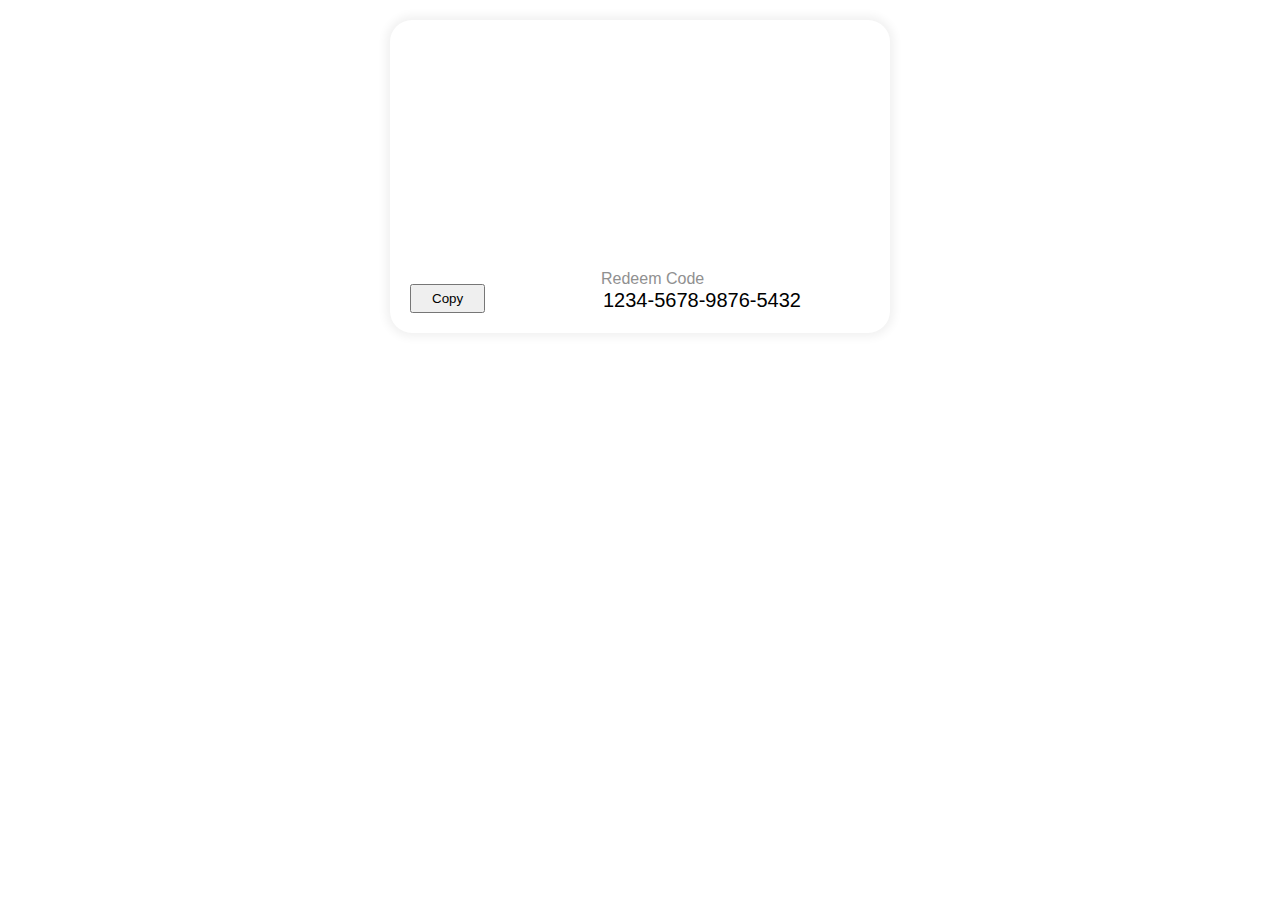
<file: CopyToClipBoard/index.html>
<!DOCTYPE html>
<html lang="en">
  <head>
    <meta charset="UTF-8" />
    <meta name="viewport" content="width=device-width, initial-scale=1.0" />
    <title>Copy to Clipboard</title>
    <link rel="stylesheet" href="style.css" />
  </head>
  <body>
    <div class="wrapper">
      <div class="gift-card">
        <div class="gift-card-image" style="background-image: url('https://unsplash.it/600/300');"></div>
        <div class="gift-card-details">
          <div class="gift-card-info">
            <button class="btn">Copy</button>
          </div>
          <div class="gift-card-info">
            <label class="gift-card-label">
              Redeem Code
            </label>
            <div class="gift-card-code">
              <input type="text" name="" id="input" value="1234-5678-9876-5432" readonly />
            </div>
          </div>
        </div>
      </div>
    </div>

    <script src="app.js"></script>
  </body>
</html>
</file>
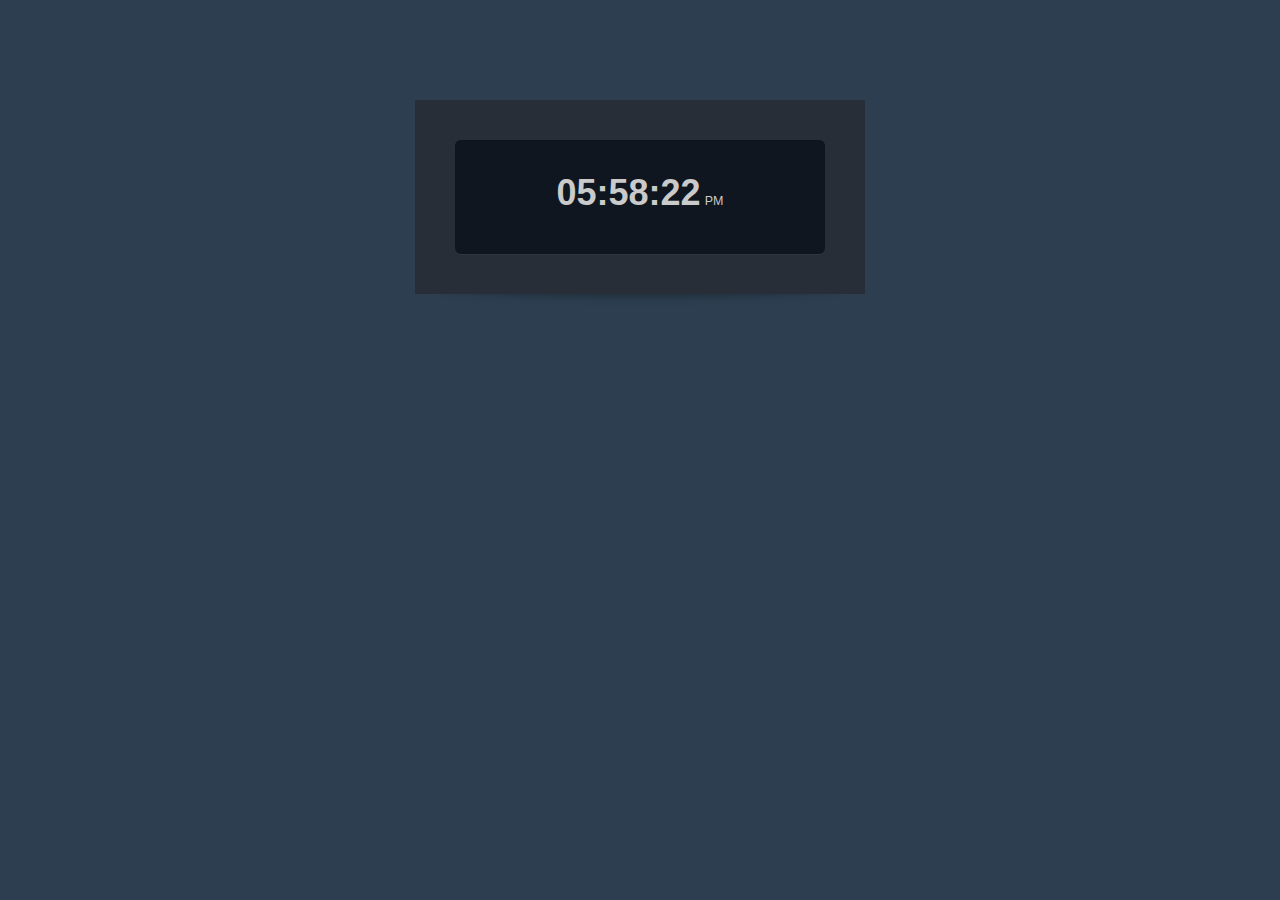
<file: Digital Clock/index.html>
<!DOCTYPE html>
<html lang="en">
  <head>
    <meta charset="UTF-8" />
    <meta name="viewport" content="width=device-width, initial-scale=1.0" />
    <link rel="stylesheet" href="style.css" />
    <title>Digital Clock</title>
  </head>
  <body>
    <div id="clock" class="dark">
      <div class="display">
        <h1 id="time"></h1>
        <small></small>
      </div>
    </div>

    <!-- JavaScript Includes -->
    <script src="app.js"></script>
  </body>
</html>
</file>
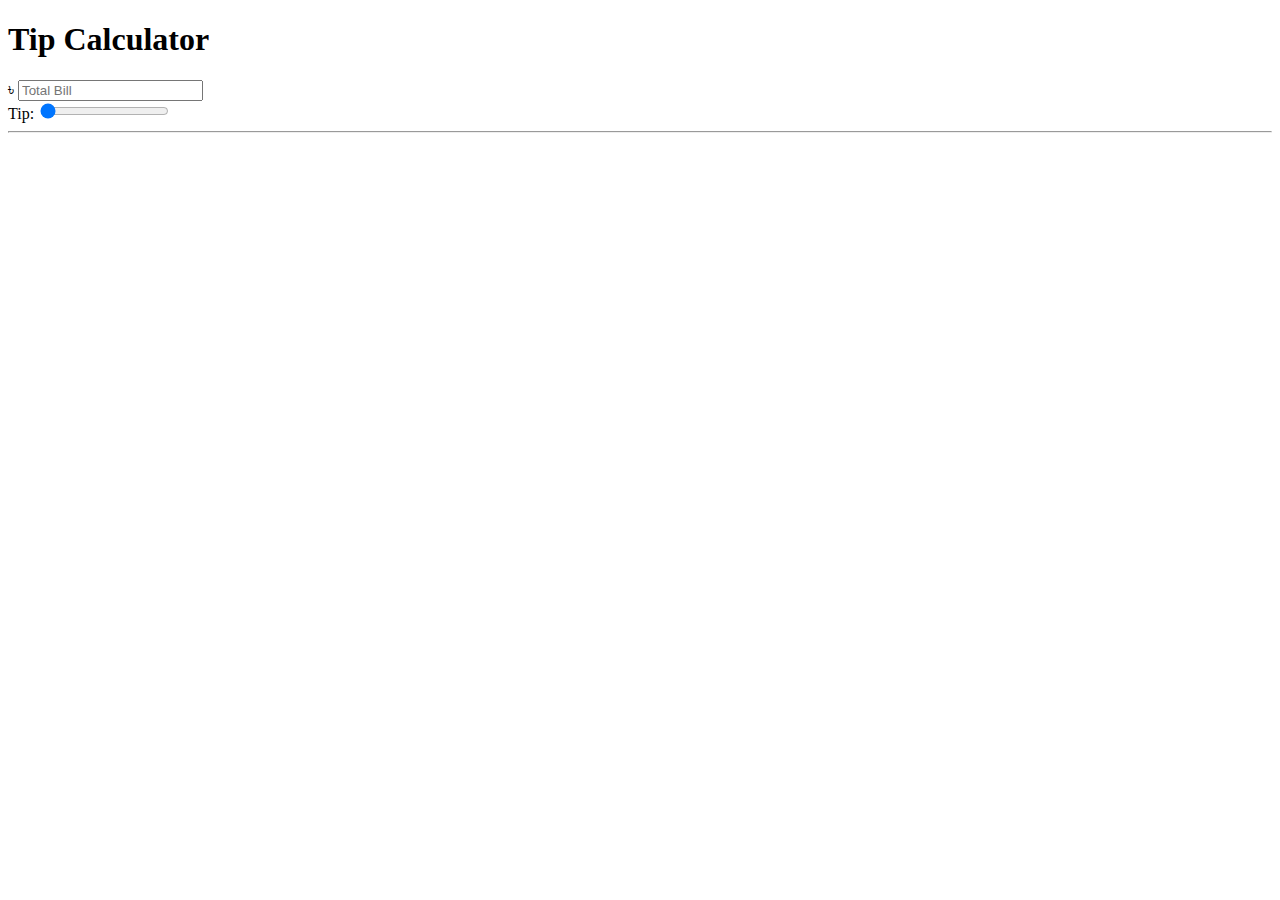
<file: Project 2 - Tip Calculator/index.html>
<!DOCTYPE html>
<html lang="en">
	<head>
		<title>Tip Calculator</title>
		<!-- Required meta tags -->
		<meta charset="utf-8" />
		<meta name="viewport" content="width=device-width, initial-scale=1, shrink-to-fit=no" />

		<!-- Bootstrap CSS -->
		<link
			rel="stylesheet"
			href="https://maxcdn.bootstrapcdn.com/bootstrap/4.0.0-beta.2/css/bootstrap.min.css"
			integrity="sha384-PsH8R72JQ3SOdhVi3uxftmaW6Vc51MKb0q5P2rRUpPvrszuE4W1povHYgTpBfshb"
			crossorigin="anonymous"
		/>
		<link rel="stylesheet" href="style.css" />
	</head>
	<body class="bg-dark">
		<div class="container">
			<div class="row">
				<div class="col-md-6 mx-auto">
					<div class="card card-body text-center mt-5">
						<h1 class="heading display-5 pb-3">Tip Calculator</h1>
						<!--Form-->
						<form id="tip-form">
							<div class="form-group">
								<div class="input-group">
									<span class="input-group-addon">৳</span>
									<!--Total Bill-->
									<input type="number" class="form-control" id="totalBill" placeholder="Total Bill" />
								</div>
							</div>
							<div class="form-group">
								<div class="input-group">
									<label for="">Tip:</label>
									<!--Tip Range-->
									<input type="range" class="form-control" id="tipInput" value="0" />
									<!--Tip output-->
									<span class="input-group-addon" id="tipOutput"></span>
								</div>
							</div>
						</form>
						<hr />
						<!--Results-->
						<div id="results" class="pt-4">
							<h5>Results</h5>
							<div class="form-group">
								<div class="input-group">
									<span class="input-group-addon">Tip amount ৳</span>
									<!--Tip Amount-->
									<input type="number" class="form-control" id="tipAmount" disabled />
								</div>
							</div>

							<div class="form-group">
								<div class="input-group">
									<span class="input-group-addon">Total Bill with Tip ৳</span>
									<!--Total Bill with Tip-->
									<input type="number" class="form-control" id="totalBillWithTip" disabled />
								</div>
							</div>
						</div>
					</div>
				</div>
			</div>
		</div>

		<!-- Optional JavaScript -->
		<!-- jQuery first, then Popper.js, then Bootstrap JS -->
		<script
			src="https://code.jquery.com/jquery-3.2.1.slim.min.js"
			integrity="sha384-KJ3o2DKtIkvYIK3UENzmM7KCkRr/rE9/Qpg6aAZGJwFDMVNA/GpGFF93hXpG5KkN"
			crossorigin="anonymous"
		></script>
		<script
			src="https://cdnjs.cloudflare.com/ajax/libs/popper.js/1.12.3/umd/popper.min.js"
			integrity="sha384-vFJXuSJphROIrBnz7yo7oB41mKfc8JzQZiCq4NCceLEaO4IHwicKwpJf9c9IpFgh"
			crossorigin="anonymous"
		></script>
		<script
			src="https://maxcdn.bootstrapcdn.com/bootstrap/4.0.0-beta.2/js/bootstrap.min.js"
			integrity="sha384-alpBpkh1PFOepccYVYDB4do5UnbKysX5WZXm3XxPqe5iKTfUKjNkCk9SaVuEZflJ"
			crossorigin="anonymous"
		></script>
		<script src="app.js"></script>
	</body>
</html>
</file>
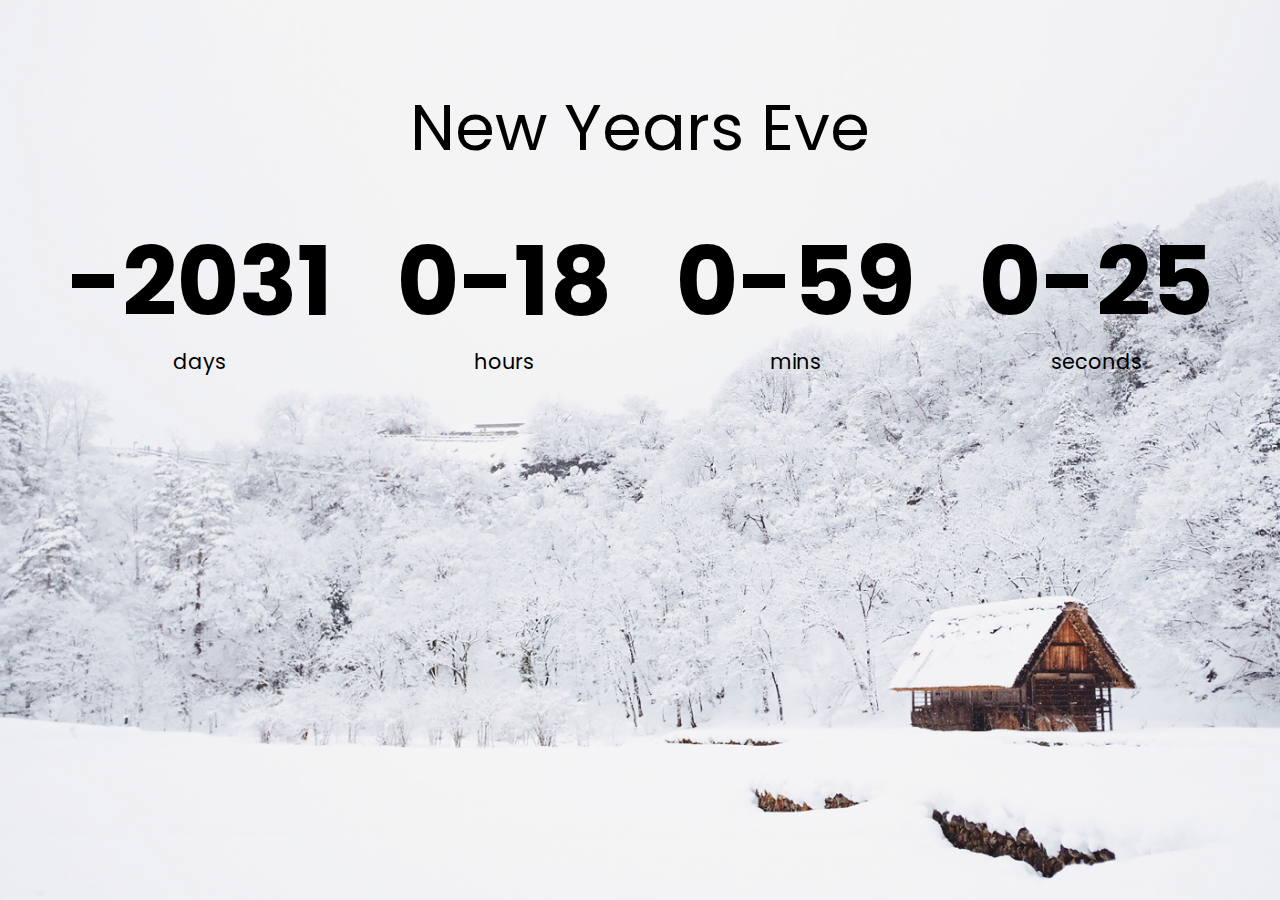
<file: Project 38 - Countdown Timer/index.html>
<!DOCTYPE html>
<html lang="en">
    <head>
        <meta charset="UTF-8" />
        <meta name="viewport" content="width=device-width, initial-scale=1.0" />
        <title>Countdown Timer</title>
        <link rel="stylesheet" href="style.css" />
        <script src="script.js" defer></script>
    </head>
    <body>
        <h1>New Years Eve</h1>

        <div class="countdown-container">
            <div class="countdown-el days-c">
                <p class="big-text" id="days">0</p>
                <span>days</span>
            </div>
            <div class="countdown-el hours-c">
                <p class="big-text" id="hours">0</p>
                <span>hours</span>
            </div>
            <div class="countdown-el mins-c">
                <p class="big-text" id="mins">0</p>
                <span>mins</span>
            </div>
            <div class="countdown-el seconds-c">
                <p class="big-text" id="seconds">0</p>
                <span>seconds</span>
            </div>
        </div>
    </body>
</html>
</file>
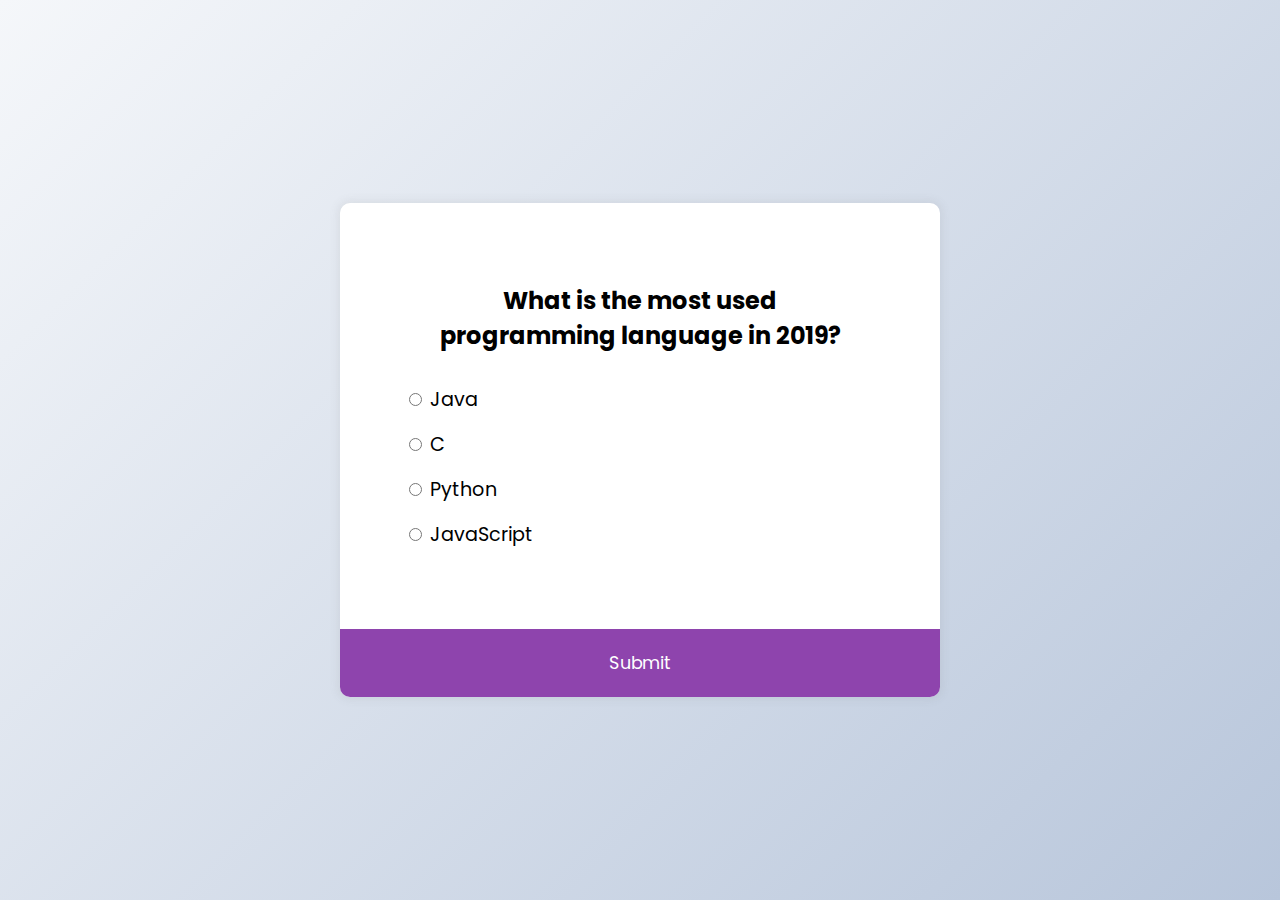
<file: Project 39 - Quiz App/index.html>
<!DOCTYPE html>
<html lang="en">
    <head>
        <meta charset="UTF-8" />
        <meta name="viewport" content="width=device-width, initial-scale=1.0" />
        <title>Quiz App</title>
        <link rel="stylesheet" href="style.css" />
        <script src="script.js" defer></script>
    </head>
    <body>
        <div class="quiz-container" id="quiz">
            <div class="quiz-header">
                <h2 id="question">Question text</h2>
                <ul>
                    <li>
                        <input
                            type="radio"
                            id="a"
                            name="answer"
                            class="answer"
                        />
                        <label id="a_text" for="a">Question</label>
                    </li>
                    <li>
                        <input
                            type="radio"
                            id="b"
                            name="answer"
                            class="answer"
                        />
                        <label id="b_text" for="b">Question</label>
                    </li>
                    <li>
                        <input
                            type="radio"
                            id="c"
                            name="answer"
                            class="answer"
                        />
                        <label id="c_text" for="c">Question</label>
                    </li>
                    <li>
                        <input
                            type="radio"
                            id="d"
                            name="answer"
                            class="answer"
                        />
                        <label id="d_text" for="d">Question</label>
                    </li>
                </ul>
            </div>
            <button id="submit">Submit</button>
        </div>
    </body>
</html>
</file>
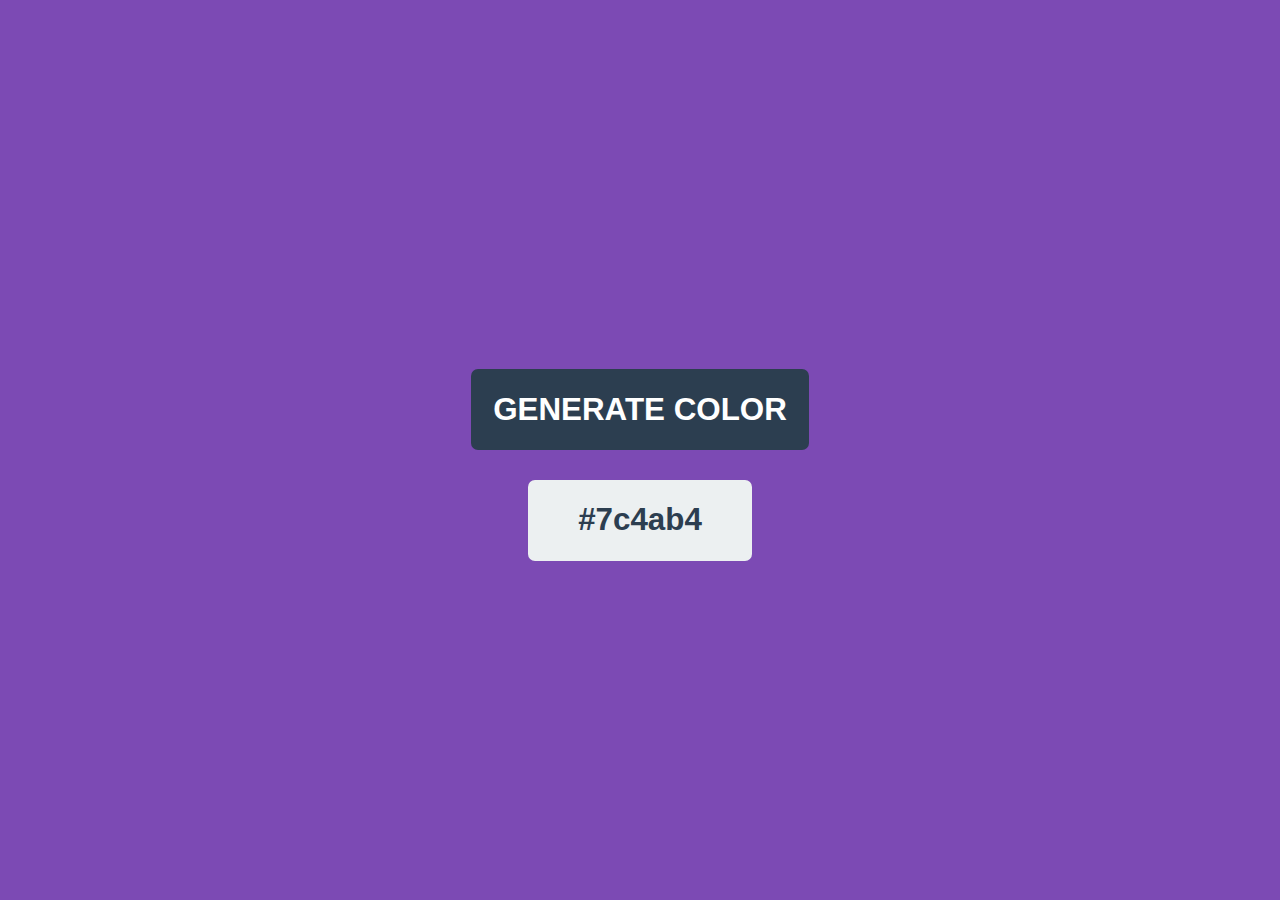
<file: Project 4 - Hex Color Generator/index.html>
<!DOCTYPE html>
<html lang="en">
<head>
  <meta charset="UTF-8">
  <meta name="viewport" content="width=device-width, initial-scale=1.0">
  <title>Random Color Generator</title>
  <link rel="stylesheet" href="style.css">
</head>
<body>
  
  <div id="container">
    <div id="button">
      GENERATE COLOR
    </div>
    <div id="output">#7c4ab4</div>
    </div>
  </div>

  <!-- scripts-->
  <script src="app.js"></script>
</body>
</html>
</file>
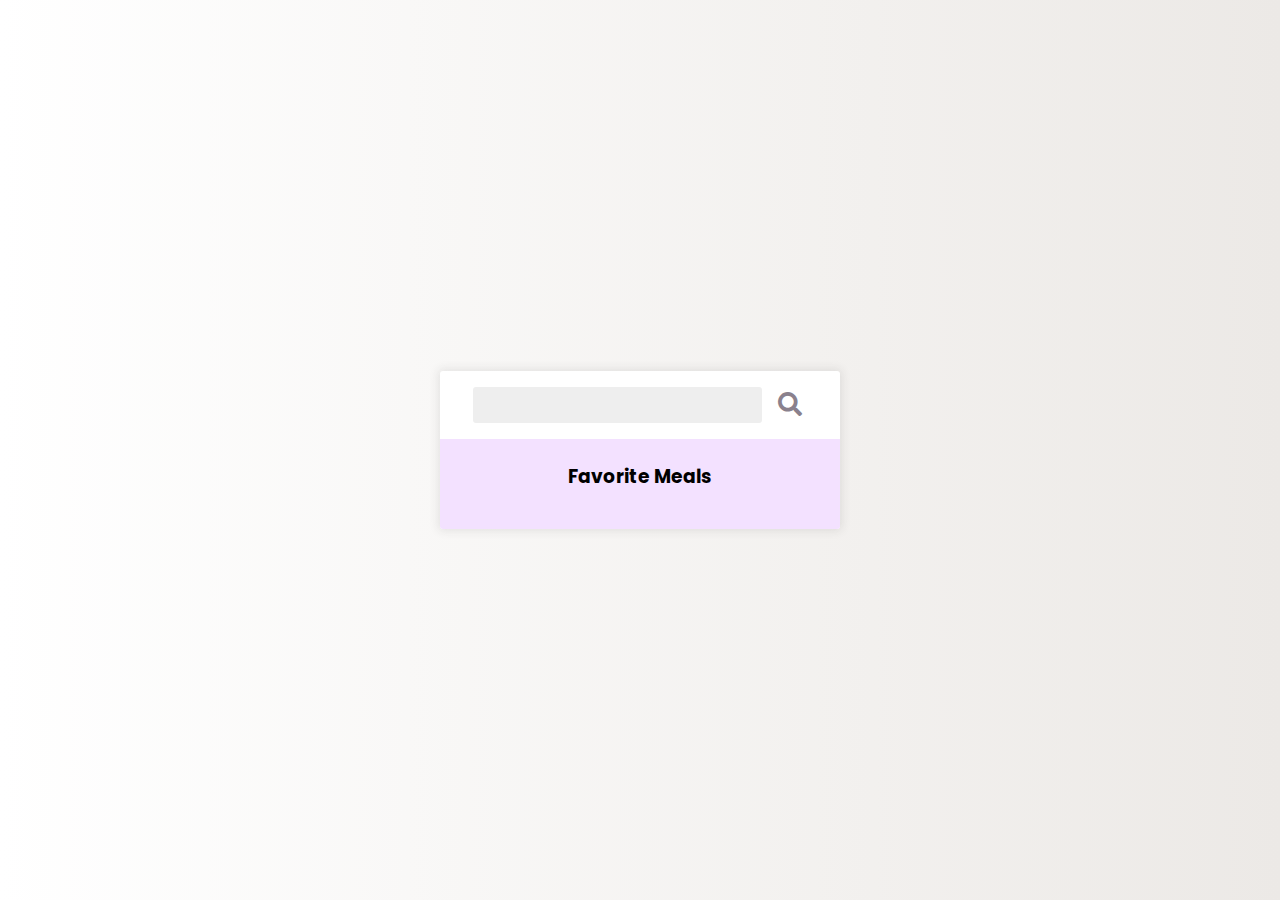
<file: Project 40 - Recipies App/index.html>
<!DOCTYPE html>
<html lang="en">
    <head>
        <meta charset="UTF-8" />
        <meta name="viewport" content="width=device-width, initial-scale=1.0" />
        <title>Recipes App</title>
        <link
            rel="stylesheet"
            href="https://cdnjs.cloudflare.com/ajax/libs/font-awesome/5.14.0/css/all.min.css"
        />
        <link rel="stylesheet" href="style.css" />
        <script src="script.js" defer></script>
    </head>
    <body>
        <div class="mobile-container">
            <header>
                <input type="text" id="search-term" />
                <button id="search"><i class="fas fa-search"></i></button>
            </header>
            <div class="fav-container">
                <h3>Favorite Meals</h3>
                <ul class="fav-meals" id="fav-meals"></ul>
            </div>
            <div class="meals" id="meals"></div>
        </div>

        <div class="popup-container hidden" id="meal-popup">
            <div class="popup">
                <button id="close-popup" class="close-popup">
                    <i class="fas fa-times"></i>
                </button>
                <div class="meal-info" id="meal-info"></div>
            </div>
        </div>
    </body>
</html>
</file>
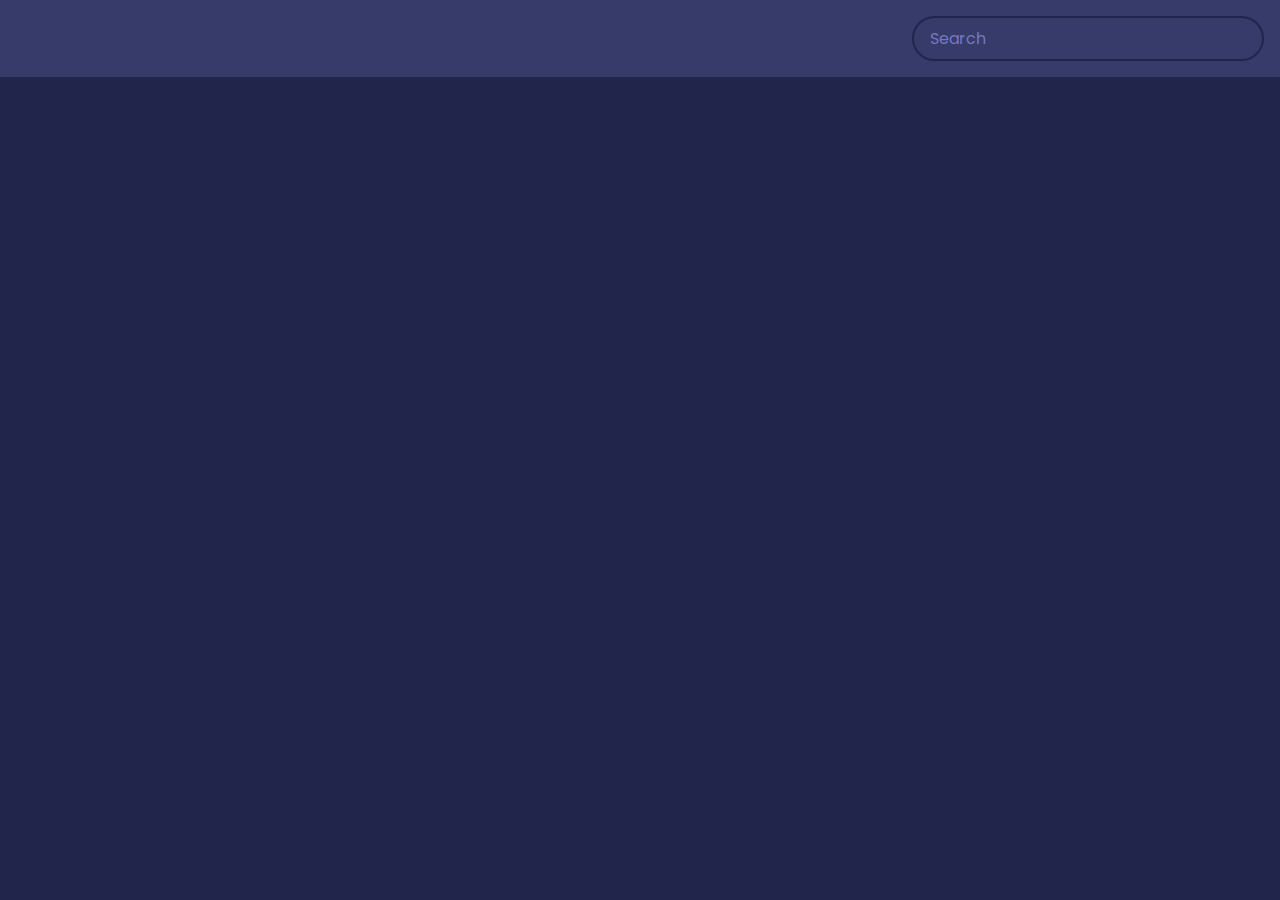
<file: Project 42 - Movies App/index.html>
<!DOCTYPE html>
<html lang="en">
    <head>
        <meta charset="UTF-8" />
        <meta name="viewport" content="width=device-width, initial-scale=1.0" />
        <title>Movie App</title>
        <link rel="stylesheet" href="style.css" />
        <script src="script.js" defer></script>
    </head>
    <body>
        <header>
            <form id="form">
                <input
                    type="text"
                    id="search"
                    placeholder="Search"
                    class="search"
                />
            </form>
        </header>
        <main id="main"></main>
    </body>
</html>
</file>
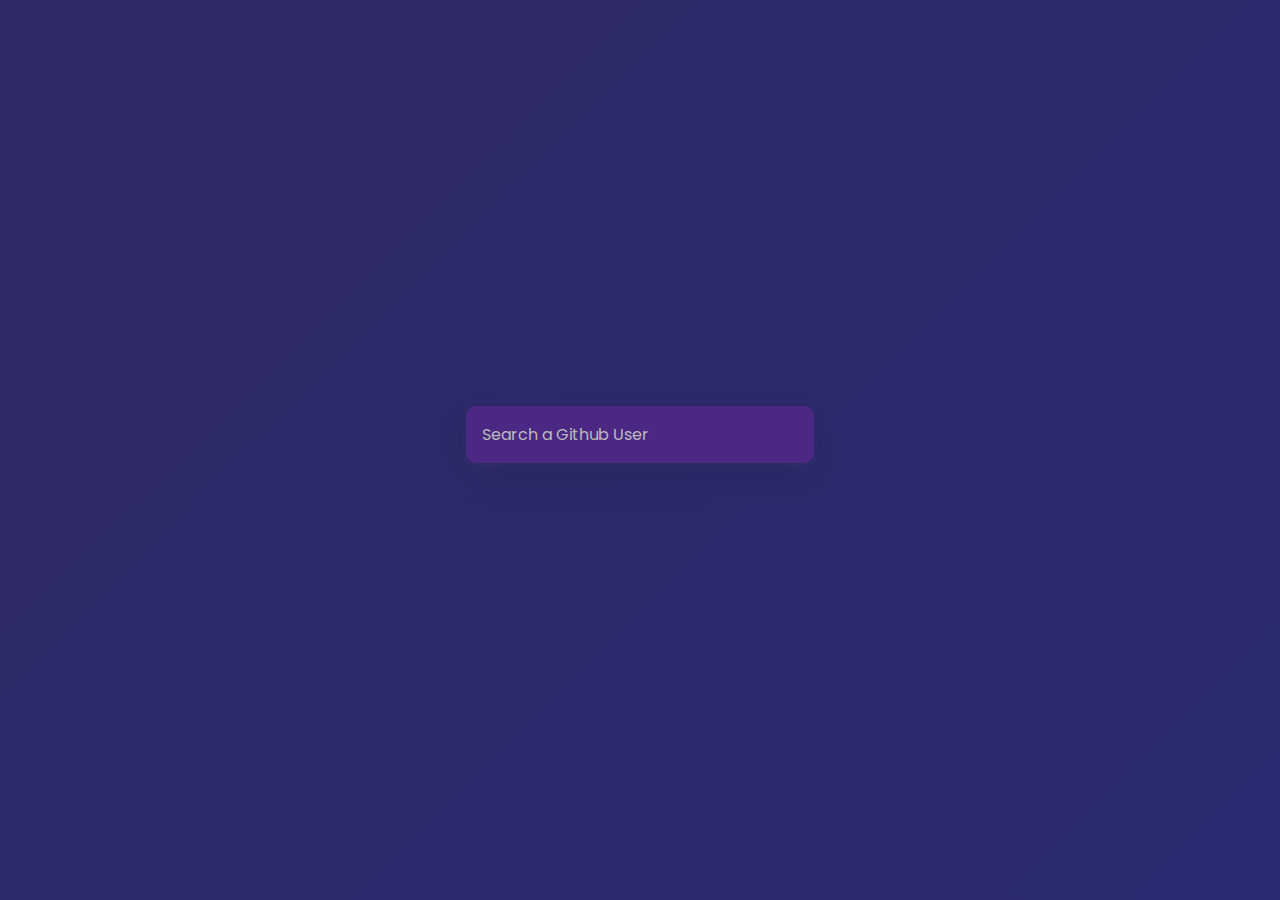
<file: Project 43 - GitHub Profiles/index.html>
<!DOCTYPE html>
<html lang="en">
    <head>
        <meta charset="UTF-8" />
        <meta name="viewport" content="width=device-width, initial-scale=1.0" />
        <title>Github Profiles</title>
        <link rel="stylesheet" href="style.css" />
        <script src="script.js" defer></script>
    </head>
    <body>
        <form id="form">
            <input type="text" id="search" placeholder="Search a Github User" />
        </form>
        <main id="main"></main>
    </body>
</html>
</file>
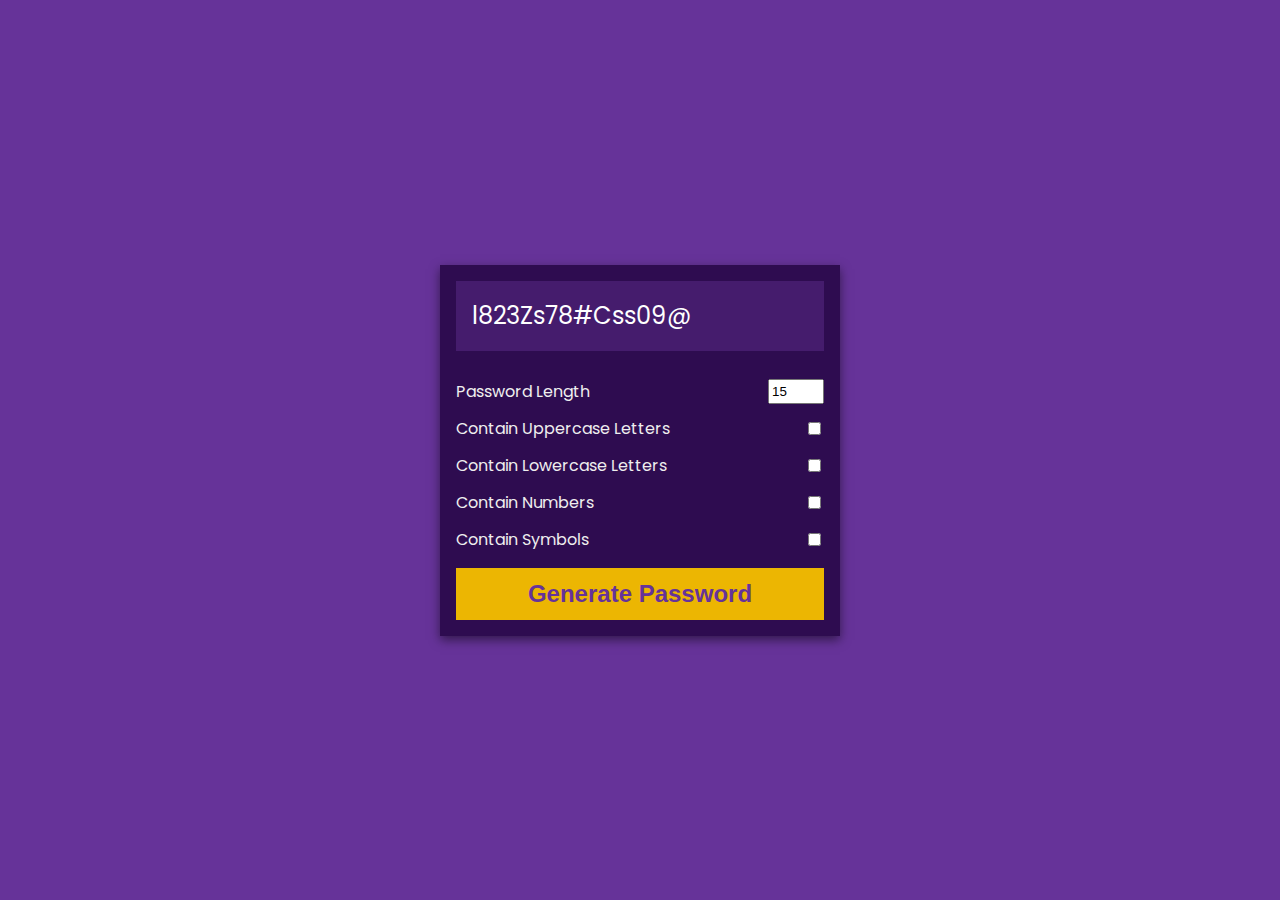
<file: Project 44 - Password Generator/index.html>
<!DOCTYPE html>
<html lang="en">
    <head>
        <meta charset="UTF-8" />
        <meta name="viewport" content="width=device-width, initial-scale=1.0" />
        <title>Password Generator</title>
        <link rel="stylesheet" href="style.css" />
        <script src="script.js" defer></script>
    </head>
    <body>
        <div class="pw-container">
            <div class="pw-header">
                <div class="pw">
                    <span id="pw">l823Zs78#Css09@</span>
                    <button id="copy">Copy</button>
                </div>
            </div>
            <div class="pw-body">
                <div class="form-control">
                    <label for="len">Password Length</label>
                    <input id="len" value="15" type="number" min="2" max="30" />
                </div>
                <div class="form-control">
                    <label for="upper">Contain Uppercase Letters</label>
                    <input id="upper" type="checkbox" />
                </div>
                <div class="form-control">
                    <label for="lower">Contain Lowercase Letters</label>
                    <input id="lower" type="checkbox" />
                </div>
                <div class="form-control">
                    <label for="number">Contain Numbers</label>
                    <input id="number" type="checkbox" />
                </div>
                <div class="form-control">
                    <label for="symbol">Contain Symbols</label>
                    <input id="symbol" type="checkbox" />
                </div>
                <button class="generate" id="generate">
                    Generate Password
                </button>
            </div>
        </div>
    </body>
</html>
</file>
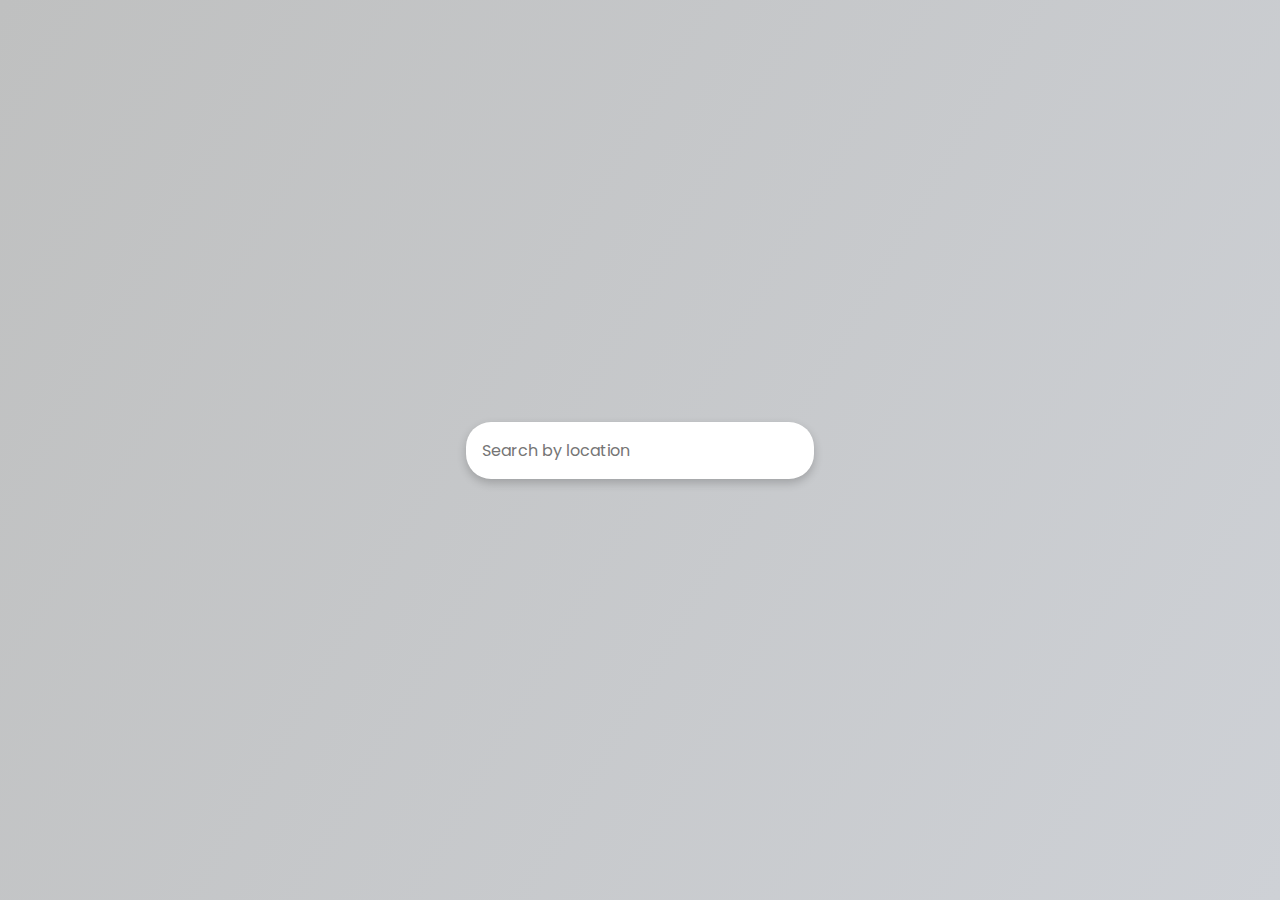
<file: Project 45 - Weather App/index.html>
<!DOCTYPE html>
<html lang="en">
    <head>
        <meta charset="UTF-8" />
        <meta name="viewport" content="width=device-width, initial-scale=1.0" />
        <title>Weather App</title>
        <link rel="stylesheet" href="style.css" />
        <script src="script.js" defer></script>
    </head>
    <body>
        <form id="form">
            <input
                type="text"
                id="search"
                placeholder="Search by location"
                autocomplete="off"
            />
        </form>
        <main id="main"></main>
    </body>
</html>
</file>
<file: CopyToClipBoard/style.css>
.wrapper {
  width: 500px;
  margin: 20px auto;
  font-family: sans-serif;
  color: #414141;
}

.gift-card {
  border-radius: 22px;
  box-shadow: 0 0 10px 4px rgba(0, 0, 0, 0.06);
  overflow: hidden;
  display: flex;
  flex-direction: column;
}

.gift-card-image {
  background-size: cover;
  background-repeat: no-repeat;
  height: 0;
  padding-top: 50%;
}

.gift-card-details {
  position: relative;
  background-color: palette(white);
  padding: 0 20px 20px;
  display: flex;
  justify-content: space-between;
}
.gift-card-details::before {
  content: '';
  display: block;
  position: absolute;
  height: 20px;
  top: -19px;
  left: 0;
  right: 0;
  background: linear-gradient(to right top, #fff 49%, transparent 52%);
}

.gift-card-info {
  margin-top: auto;
}

.gift-card-label {
  font-size: 16px;
  color: #909090;
  margin: 0;
  font-weight: normal;
}

.gift-card-value {
  color: #6c6cff;
  font-size: 30px;
  font-weight: 700;
}
.btn {
  padding: 5px 20px;
  cursor: pointer;
}
input {
  border: none;
  font-size: 20px;
}
input:focus {
  border: none;
  outline: none;
}
input::selection {
  background: none;
}
</file>
<file: Project 2 - Tip Calculator/style.css>
#results {
	display: none;
}
</file>
<file: Project 38 - Countdown Timer/style.css>
@import url("https://fonts.googleapis.com/css2?family=Poppins:wght@200;400;600&display=swap");

* {
    box-sizing: border-box;
}

body {
    background-image: url("./snow.jpg");
    background-size: cover;
    background-position: center center;
    display: flex;
    flex-direction: column;
    align-items: center;
    min-height: 100vh;
    font-family: "Poppins", sans-serif;
    margin: 0;
}

h1 {
    font-weight: normal;
    font-size: 4rem;
    margin-top: 5rem;
}

.countdown-container {
    display: flex;
    flex-wrap: wrap;
    justify-content: center;
}

.big-text {
    font-weight: bold;
    font-size: 6rem;
    line-height: 1;
    margin: 1rem 2rem;
}

.countdown-el {
    text-align: center;
}

.countdown-el span {
    font-size: 1.3rem;
}
</file>
<file: Project 39 - Quiz App/style.css>
@import url("https://fonts.googleapis.com/css2?family=Poppins:wght@200;400;600&display=swap");

* {
    box-sizing: border-box;
}

body {
    background-color: #b8c6db;
    background-image: linear-gradient(315deg, #b8c6db 0%, #f5f7fa 100%);
    display: flex;
    align-items: center;
    justify-content: center;
    font-family: "Poppins", sans-serif;
    margin: 0;
    min-height: 100vh;
}

.quiz-container {
    background-color: #fff;
    border-radius: 10px;
    box-shadow: 0 0 10px 2px rgba(100, 100, 100, 0.1);
    overflow: hidden;
    width: 600px;
    max-width: 100%;
}

.quiz-header {
    padding: 4rem;
}

h2 {
    padding: 1rem;
    text-align: center;
    margin: 0;
}

ul {
    list-style-type: none;
    padding: 0;
}

ul li {
    font-size: 1.2rem;
    margin: 1rem 0;
}

ul li label {
    cursor: pointer;
}

button {
    background-color: #8e44ad;
    border: none;
    color: white;
    cursor: pointer;
    display: block;
    font-family: inherit;
    font-size: 1.1rem;
    width: 100%;
    padding: 1.3rem;
}

button:hover {
    background-color: #732d91;
}

button:focus {
    background-color: #5e3370;
    outline: none;
}
</file>
<file: Project 4 - Hex Color Generator/style.css>
* {
	box-sizing: border-box;
	color: #fff;
	font-weight: 700;
	font-family: Arial, Helvetica, sans-serif;
	font-size: 1.4rem;
	padding: 0;
	margin: 0;
}

#container {
	background-color: #7c4ab4;
	display: flex;
	flex-direction: column;
	align-items: center;
	justify-content: center;
	height: 100vh;
	width: 100%;
}

#button {
	background: #2c3e50;
	cursor: pointer;
	border-radius: 7px;
	transition: all ease 0.3s;
	user-select: none;
}

#button:hover {
	background-color: rgba(0, 0, 0, 0.842);
	transition: all ease 0.3s;
}

#output,
#button {
	padding: 1rem;
	margin-top: 30px;
}

#output {
	background: #ecf0f1;
	color: #2c3e50;
	width: 10rem;
	text-align: center;
	border-radius: 7px;
}
</file>
<file: Project 40 - Recipies App/style.css>
@import url("https://fonts.googleapis.com/css2?family=Poppins:wght@200;400;600&display=swap");

* {
    box-sizing: border-box;
}

body {
    background: #ece9e6;
    background: -webkit-linear-gradient(to right, #ffffff, #ece9e6);
    background: linear-gradient(to right, #ffffff, #ece9e6);
    display: flex;
    align-items: center;
    justify-content: center;
    font-family: "Poppins", sans-serif;
    margin: 0;
    min-height: 100vh;
}

img {
    max-width: 100%;
}

.mobile-container {
    background-color: #fff;
    box-shadow: 0 0 10px 2px #3333331a;
    border-radius: 3px;
    overflow: hidden;
    width: 400px;
}

header {
    display: flex;
    align-items: center;
    justify-content: center;
    padding: 1rem;
}

header input {
    background-color: #eee;
    border: none;
    border-radius: 3px;
    font-family: inherit;
    padding: 0.5rem 1rem;
}

header button {
    background-color: transparent;
    border: none;
    color: rgb(138, 129, 141);
    font-size: 1.5rem;
    margin-left: 10px;
}

.fav-container {
    background-color: rgb(243, 225, 255);
    padding: 0.25rem 1rem;
    text-align: center;
}

.fav-meals {
    display: flex;
    flex-wrap: wrap;
    justify-content: center;
    list-style-type: none;
    padding: 0;
}

.fav-meals li {
    cursor: pointer;
    position: relative;
    margin: 5px;
    width: 75px;
}

.fav-meals li .clear {
    background-color: transparent;
    border: none;
    cursor: pointer;
    opacity: 0;
    position: absolute;
    top: -0.5rem;
    right: -0.5rem;
    font-size: 1.2rem;
}

.fav-meals li:hover .clear {
    opacity: 1;
}

.fav-meals li img {
    border: 2px solid #ffffff;
    border-radius: 50%;
    box-shadow: 0 0 10px 2px #3333331a;
    object-fit: cover;
    height: 70px;
    width: 70px;
}

.fav-meals li span {
    display: inline-block;
    font-size: 0.9rem;
    white-space: nowrap;
    overflow: hidden;
    text-overflow: ellipsis;
    width: 75px;
}

.meal {
    border-radius: 3px;
    box-shadow: 0 0 10px 2px #3333331a;
    cursor: pointer;
    margin: 1.5rem;
    overflow: hidden;
}

.meal-header {
    position: relative;
}

.meal-header .random {
    position: absolute;
    top: 1rem;
    background-color: #fff;
    padding: 0.25rem 1rem;
    border-top-right-radius: 3px;
    border-bottom-right-radius: 3px;
}

.meal-header img {
    object-fit: cover;
    height: 250px;
    width: 100%;
}

.meal-body {
    display: flex;
    align-items: center;
    justify-content: space-between;
    padding: 1rem;
}

.meal-body h4 {
    margin: 0;
}

.meal-body .fav-btn {
    border: none;
    background-color: transparent;
    color: rgb(197, 188, 188);
    cursor: pointer;
    font-size: 1.2rem;
}

.meal-body .fav-btn.active {
    color: rebeccapurple;
}

.popup-container {
    background-color: rgba(0, 0, 0, 0.5);
    display: flex;
    align-items: center;
    justify-content: center;
    position: fixed;
    left: 0;
    right: 0;
    top: 0;
    bottom: 0;
}

.popup-container.hidden {
    opacity: 0;
    pointer-events: none;
}

.popup {
    background-color: #fff;
    border-radius: 5px;
    padding: 0 2rem;
    position: relative;
    overflow: auto;
    max-height: 100vh;
    max-width: 600px;
    width: 100%;
}

.popup .close-popup {
    background-color: transparent;
    border: none;
    cursor: pointer;
    font-size: 1.5rem;
    position: absolute;
    top: 1rem;
    right: 1rem;
}

.meal-info h1 {
    text-align: center;
}
</file>
<file: Project 42 - Movies App/style.css>
@import url("https://fonts.googleapis.com/css2?family=Poppins:wght@200;400;600&display=swap");

* {
    box-sizing: border-box;
}

body {
    background-color: #22254b;
    font-family: "Poppins", sans-serif;
    margin: 0;
}

header {
    background-color: #373b69;
    display: flex;
    justify-content: flex-end;
    padding: 1rem;
}

.search {
    background-color: transparent;
    border: 2px solid #22254b;
    border-radius: 50px;
    color: #fff;
    font-family: inherit;
    font-size: 1rem;
    padding: 0.5rem 1rem;
}

.search::placeholder {
    color: #7378c5;
}

.search:focus {
    background-color: #22254b;
    outline: none;
}

main {
    display: flex;
    flex-wrap: wrap;
}

.movie {
    background-color: #373b69;
    border-radius: 3px;
    box-shadow: 0 4px 5px rgba(0, 0, 0, 0.2);
    overflow: hidden;
    position: relative;
    margin: 1rem;
    width: 300px;
}

.movie img {
    width: 100%;
}

.movie-info {
    color: #eee;
    display: flex;
    align-items: center;
    justify-content: space-between;
    padding: 0.5rem 1rem 1rem;
    letter-spacing: 0.5px;
}

.movie-info h3 {
    margin: 0;
}

.movie-info span {
    background-color: #22254b;
    border-radius: 3px;
    font-weight: bold;
    padding: 0.25rem 0.5rem;
}
.movie-info span.green {
    color: rgb(39, 189, 39);
}

.movie-info span.orange {
    color: orange;
}

.movie-info span.red {
    color: rgb(189, 42, 42);
}

.overview {
    background-color: #fff;
    padding: 2rem;
    position: absolute;
    max-height: 100%;
    overflow: auto;
    left: 0;
    bottom: 0;
    right: 0;
    transform: translateY(101%);
    transition: transform 0.3s ease-in;
}

.overview h3 {
    margin-top: 0;
}

.movie:hover .overview {
    transform: translateY(0);
}
</file>
<file: Project 43 - GitHub Profiles/style.css>
@import url("https://fonts.googleapis.com/css2?family=Poppins:wght@200;400;600&display=swap");

* {
    box-sizing: border-box;
}

body {
    background-color: #2a2a72;
    background-image: linear-gradient(315deg, #2a2a72 0%, #2e2a68 74%);
    display: flex;
    flex-direction: column;
    align-items: center;
    justify-content: center;
    font-family: "Poppins", sans-serif;
    margin: 0;
    min-height: 100vh;
}

input {
    background-color: #4c2885;
    border-radius: 10px;
    border: none;
    box-shadow: 0 5px 10px rgba(154, 160, 185, 0.05),
        0 15px 40px rgba(0, 0, 0, 0.1);
    color: white;
    font-family: inherit;
    font-size: 1rem;
    padding: 1rem;
    margin-bottom: 2rem;
}

input::placeholder {
    color: #bbb;
}

input:focus {
    outline: none;
}

.card {
    background-color: #4c2885;
    background-image: linear-gradient(315deg, #4c2885 0%, #4c11ac 100%);
    border-radius: 20px;
    box-shadow: 0 5px 10px rgba(154, 160, 185, 0.05),
        0 15px 40px rgba(0, 0, 0, 0.1);
    display: flex;
    padding: 3rem;
    max-width: 800px;
}

.avatar {
    border: 10px solid #2a2a72;
    border-radius: 50%;
    height: 150px;
    width: 150px;
}

.user-info {
    color: #eee;
    margin-left: 2rem;
}

.user-info h2 {
    margin-top: 0;
}

.user-info ul {
    display: flex;
    justify-content: space-between;
    list-style-type: none;
    padding: 0;
    max-width: 400px;
}

.user-info ul li {
    display: flex;
    align-items: center;
}

.user-info ul li strong {
    font-size: 0.9rem;
    margin-left: 0.5rem;
}

.repo {
    background-color: #2a2a72;
    border-radius: 5px;
    display: inline-block;
    color: white;
    font-size: 0.7rem;
    padding: 0.25rem 0.5rem;
    margin-right: 0.5rem;
    margin-bottom: 0.5rem;
    text-decoration: none;
}
</file>
<file: Project 44 - Password Generator/style.css>
@import url("https://fonts.googleapis.com/css2?family=Poppins:wght@200;400;600&display=swap");

* {
    box-sizing: border-box;
}

body {
    background-color: rebeccapurple;
    color: white;
    display: flex;
    align-items: center;
    justify-content: center;
    font-family: "Poppins", sans-serif;
    margin: 0;
    min-height: 100vh;
}

.pw-container {
    background-color: rgb(46, 12, 80);
    box-shadow: 0 4px 10px rgba(0, 0, 0, 0.5);
    min-width: 400px;
}

.pw-header {
    padding: 1rem;
}

.pw {
    background-color: rgb(69, 28, 109);
    display: flex;
    font-size: 1.5rem;
    align-items: center;
    height: 70px;
    width: 100%;
    position: relative;
    padding: 1rem;
    overflow: auto;
}

.pw button {
    background-color: white;
    border: none;
    color: rgb(29, 2, 56);
    cursor: pointer;
    font-family: inherit;
    font-weight: bold;
    padding: 0.25rem;
    position: absolute;
    top: 0;
    right: 0;
    transform: translate(0, 20%);
    transition: opacity 0.2s ease, transform 0.2s ease;
    opacity: 0;
}

.pw:hover button {
    opacity: 1;
    transform: translate(0, 0%);
}

.pw-body {
    padding: 0 1rem 1rem;
}

.form-control {
    color: #eee;
    display: flex;
    justify-content: space-between;
    margin: 0.75rem 0;
}

.generate {
    background-color: #ecb602;
    border: none;
    color: rebeccapurple;
    cursor: pointer;
    display: block;
    font-size: 1.5rem;
    font-weight: bold;
    padding: 0.75rem;
    margin-top: 1rem;
    width: 100%;
}
</file>
<file: Project 45 - Weather App/style.css>
@import url("https://fonts.googleapis.com/css2?family=Poppins:wght@200;400;600&display=swap");

* {
    box-sizing: border-box;
}

body {
    background: linear-gradient(300deg, #ced1d6, #bfc0c0);
    font-family: "Poppins", sans-serif;
    display: flex;
    flex-direction: column;
    align-items: center;
    justify-content: center;
    margin: 0;
    min-height: 100vh;
}

input {
    background-color: #fff;
    border: none;
    border-radius: 25px;
    box-shadow: 0 4px 10px rgba(0, 0, 0, 0.2);
    font-family: inherit;
    font-size: 1rem;
    padding: 1rem;
    min-width: 300px;
}

input:focus {
    outline: none;
}

.weather {
    font-size: 2rem;
    text-align: center;
}

.weather h2 {
    display: flex;
    align-items: center;
    margin-bottom: 0;
}
</file>
<file: Digital Clock/style.css>
/*-------------------------
	Simple reset
--------------------------*/

* {
  margin: 0;
  padding: 0;
}

/*-------------------------
	General Styles
--------------------------*/

html {
  overflow: hidden;
}

body {
  font: 15px/1.3 Arial, sans-serif;
  color: #4f4f4f;
  z-index: 1;
  background: #2c3e50;
}

a,
a:visited {
  outline: none;
  color: #389dc1;
}

a:hover {
  text-decoration: none;
}

section,
footer,
header,
aside {
  display: block;
}

/*-------------------------
	The clocks
--------------------------*/

#clock {
  width: 370px;
  padding: 40px;
  margin: 100px auto 60px;
  position: relative;
}

#clock:after {
  content: '';
  position: absolute;
  width: 400px;
  height: 20px;
  border-radius: 100%;
  left: 50%;
  margin-left: -200px;
  bottom: 2px;
  z-index: -1;
}

#clock .display {
  text-align: center;
  padding: 30px;
  border-radius: 6px;
  position: relative;
  height: 54px;
}

/*-------------------------
	Dark color theme
--------------------------*/

#clock.dark {
  background-color: #272e38;
  color: #cacaca;
}

#clock.dark:after {
  box-shadow: 0 4px 10px rgba(0, 0, 0, 0.3);
}
#clock.dark .display {
  background-color: #0f1620;
  box-shadow: 0 1px 1px rgba(0, 0, 0, 0.08) inset, 0 1px 1px #2d3642;
}
h1#time {
  display: inline-block;
  font-size: 36px;
}

.banner{
  font-family: 'Comic Neue',
  cursive;
  text-align: center;
  color: rgb(66, 192, 119);
}

#name{
  margin: 100px;
  padding: 50px;
}
</file>
